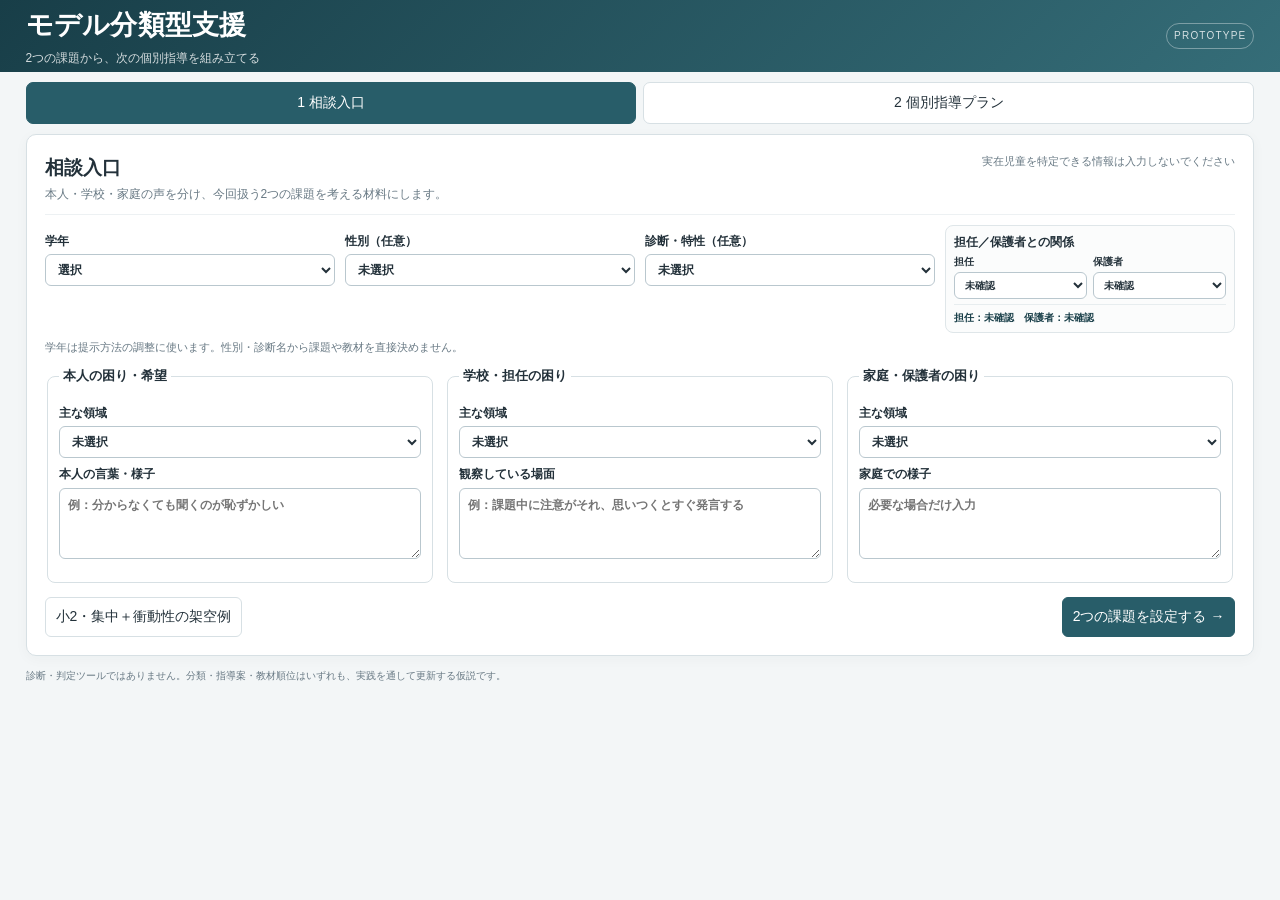
<file: index.html>
<!doctype html>
<html lang="ja">
<head>
  <meta charset="utf-8">
  <meta name="viewport" content="width=device-width,initial-scale=1">
  <meta name="description" content="通級指導教室・巡回指導・学級担任向け。1人の児童に2つの課題を設定し、個別目標・手立て・教材候補・評価参考例を一画面で検討する支援ツール。">
  <title>モデル分類型支援</title>
  <link rel="stylesheet" href="styles.css">
</head>
<body>
  <header class="title-bar">
    <div class="wrap title-inner">
      <div>
        <h1>モデル分類型支援</h1>
        <p>2つの課題から、次の個別指導を組み立てる</p>
      </div>
      <span class="prototype-badge">PROTOTYPE</span>
    </div>
  </header>

  <main class="wrap">
    <nav class="top-nav" aria-label="画面">
      <button type="button" data-screen="consult" class="active">1 相談入口</button>
      <button type="button" data-screen="plan">2 個別指導プラン</button>
    </nav>

    <section id="consultScreen" class="screen">
      <div class="panel consultation">
        <div class="section-heading">
          <div>
            <h2>相談入口</h2>
            <p>本人・学校・家庭の声を分け、今回扱う2つの課題を考える材料にします。</p>
          </div>
          <span class="small-note">実在児童を特定できる情報は入力しないでください</span>
        </div>

        <div class="profile-row">
          <label>学年
            <select id="grade">
              <option value="">選択</option>
              <option value="1">小学1年</option><option value="2">小学2年</option><option value="3">小学3年</option>
              <option value="4">小学4年</option><option value="5">小学5年</option><option value="6">小学6年</option>
            </select>
          </label>
          <label>性別（任意）
            <select id="sex">
              <option value="">未選択</option><option>男子</option><option>女子</option><option>その他・回答しない</option><option>未確認</option>
            </select>
          </label>
          <label>診断・特性（任意）
            <select id="diagnosis">
              <option value="">未選択</option><option>ADHD</option><option>ASD</option><option>LD／SLD</option><option>複数の特性</option><option>その他</option><option>診断なし・未確認</option>
            </select>
          </label>
          <div class="relation-pair-field">
            <div class="relation-pair-title">担任／保護者との関係</div>
            <div class="relation-pair-selects">
              <label>担任
                <select id="teacherRelation">
                  <option>未確認</option><option>良好</option><option>やや気になる</option><option>不仲・緊張</option>
                </select>
              </label>
              <label>保護者
                <select id="parentRelation">
                  <option>未確認</option><option>良好</option><option>やや気になる</option><option>不仲・緊張</option>
                </select>
              </label>
            </div>
            <div id="relationSummary" class="relation-summary">担任：未確認　保護者：未確認</div>
          </div>
        </div>
        <p class="inline-principle">学年は提示方法の調整に使います。性別・診断名から課題や教材を直接決めません。</p>

        <div class="voices-grid">
          <fieldset>
            <legend>本人の困り・希望</legend>
            <label>主な領域
              <select id="studentConcern">
                <option value="">未選択</option><option>不登校／登校しぶり</option><option>学習</option><option>対人関係</option>
                <option>生活習慣</option><option>情緒</option><option>行動</option><option>読み書き</option><option>その他</option>
              </select>
            </label>
            <label>本人の言葉・様子
              <textarea id="studentVoice" rows="3" placeholder="例：分からなくても聞くのが恥ずかしい"></textarea>
            </label>
          </fieldset>
          <fieldset>
            <legend>学校・担任の困り</legend>
            <label>主な領域
              <select id="schoolConcern">
                <option value="">未選択</option><option>不登校／登校しぶり</option><option>学習</option><option>対人関係</option>
                <option>生活習慣</option><option>情緒</option><option>行動</option><option>読み書き</option><option>その他</option>
              </select>
            </label>
            <label>観察している場面
              <textarea id="schoolVoice" rows="3" placeholder="例：課題中に注意がそれ、思いつくとすぐ発言する"></textarea>
            </label>
          </fieldset>
          <fieldset>
            <legend>家庭・保護者の困り</legend>
            <label>主な領域
              <select id="homeConcern">
                <option value="">未選択</option><option>不登校／登校しぶり</option><option>学習</option><option>対人関係</option>
                <option>生活習慣</option><option>情緒</option><option>行動</option><option>読み書き</option><option>その他</option>
              </select>
            </label>
            <label>家庭での様子
              <textarea id="homeVoice" rows="3" placeholder="必要な場合だけ入力"></textarea>
            </label>
          </fieldset>
        </div>

        <div class="consult-actions">
          <button type="button" id="demoCase">小2・集中＋衝動性の架空例</button>
          <button type="button" id="toPlan" class="primary">2つの課題を設定する →</button>
        </div>
      </div>
    </section>

    <section id="planScreen" class="screen" hidden>
      <div class="plan-layout">
        <aside class="planner-panel">
          <div class="planner-head">
            <div>
              <h2>2つの課題設定</h2>
              <p id="profileSummary">学年を確認してください</p>
            </div>
            <button type="button" id="backConsult" class="text-btn">相談入口を編集</button>
          </div>

          <div class="suggestion-box">
            <div class="mini-title">相談情報からの候補 <span>自動決定ではありません</span></div>
            <div id="suggestedTopics" class="suggestion-chips"></div>
          </div>

          <div class="task-tabs" role="tablist">
            <button type="button" id="taskTab0" class="active">課題① <span>未設定</span></button>
            <button type="button" id="taskTab1">課題② <span>未設定</span></button>
          </div>

          <div id="taskEditor">
            <label>大領域
              <select id="domainSelect"></select>
            </label>
            <label>具体的な課題（48分類・検証中）
              <select id="topicSelect"></select>
            </label>
            <label>つまずきの観点
              <select id="stageSelect"></select>
            </label>
            <label>人的支援の量
              <select id="supportSelect"></select>
            </label>
            <label>本人の認識・希望
              <select id="wishSelect"></select>
            </label>
            <label>具体的な場面・実態
              <textarea id="contextNote" rows="4" placeholder="どこで、何が起きるか。できる条件も含めて記入。"></textarea>
            </label>
          </div>

          <div class="planner-footer">
            <button type="button" id="saveLocal">この端末に保存</button>
            <button type="button" id="loadLocal">保存記録を再開</button>
            <button type="button" id="clearAll" class="danger">初期化</button>
          </div>
          <p id="saveMessage" class="save-message"></p>
        </aside>

        <section class="results-panel">
          <div class="results-heading">
            <div>
              <span class="eyebrow">個別の指導計画</span>
              <h2>2つの課題を見比べる</h2>
            </div>
            <div class="data-status">
              <span>48課題分類</span>
              <span>Notion使用教材 74件スナップショット</span>
            </div>
          </div>

          <div id="pairStatus" class="pair-status">課題①・②を選ぶと、重なりも確認します。</div>

          <div class="result-grid">
            <article id="result0" class="result-card"></article>
            <article id="result1" class="result-card"></article>
          </div>

          <div class="policy-note">
            <strong>このプロトタイプで今後検証すること</strong>
            <span>①48分類が適切か　②見立てから出る目標・手立てが妥当か　③Notion教材の候補と仮順位が本当に授業で使えるか</span>
          </div>
        </section>
      </div>
    </section>
  </main>

  <footer class="wrap footer">
    診断・判定ツールではありません。分類・指導案・教材順位はいずれも、実践を通して更新する仮説です。
  </footer>

  <script src="app.js"></script>
</body>
</html>
</file>
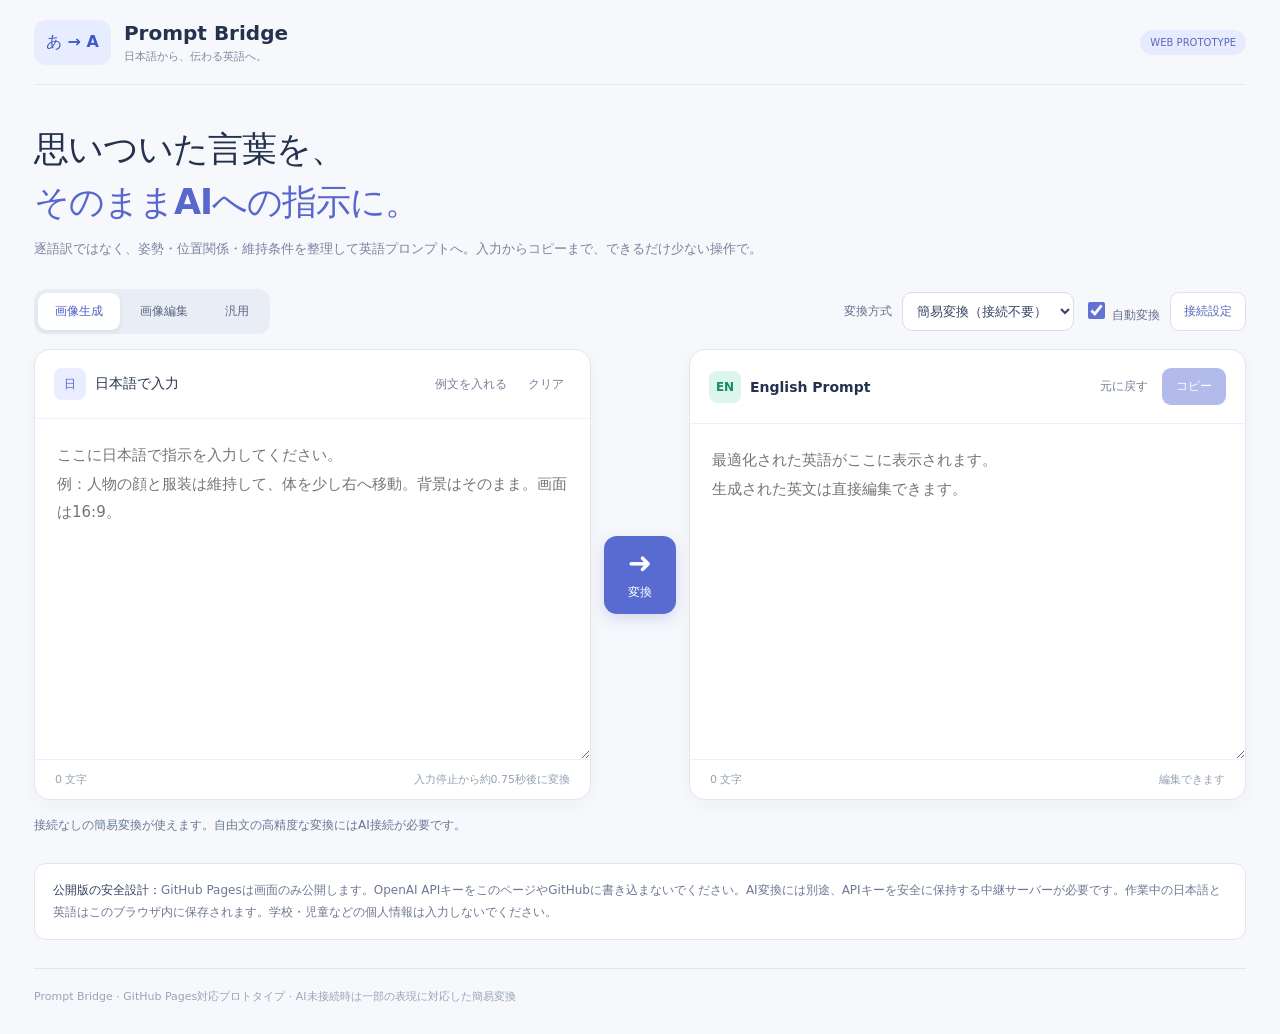
<file: prompt-bridge/index.html>
<!doctype html>
<html lang="ja">
<head>
<meta charset="utf-8">
<meta name="viewport" content="width=device-width,initial-scale=1">
<meta name="color-scheme" content="light">
<meta name="description" content="日本語の指示をAI向けの英語プロンプトに整えるツール。">
<title>Prompt Bridge｜日本語からAIプロンプトへ</title>
<style>
:root{font-family:system-ui,-apple-system,"Hiragino Kaku Gothic ProN","Yu Gothic",Meiryo,sans-serif;color:#25324d;background:#f6f8fc;font-synthesis:none}
*{box-sizing:border-box}body{margin:0}button,input,select,textarea{font:inherit}
button{cursor:pointer;border:0}button:focus-visible,input:focus-visible,textarea:focus-visible,select:focus-visible{outline:3px solid #a4b5fc;outline-offset:2px}
.shell{max-width:1380px;margin:auto;padding:0 34px}
header{height:85px;display:flex;align-items:center;justify-content:space-between;border-bottom:1px solid #e5eaf2;gap:12px}
.brand{display:flex;align-items:center;gap:13px}.logo{background:#e8ecff;color:#415bc5;font-weight:900;padding:12px;border-radius:12px}.brand b{font-size:20px}.brand small{display:block;color:#7e889c;font-size:11px;margin-top:4px}.tag{font-size:10px;color:#5b69bc;background:#e6ebff;border-radius:20px;padding:7px 10px}
h1{font-size:clamp(24px,3.3vw,35px);line-height:1.5;margin:38px 0 9px;letter-spacing:-1px}h1 em{font-style:normal;color:#5767cc}
.lead{margin:0 0 28px;font-size:13px;line-height:1.85;color:#78839b}
.toolbar{display:flex;justify-content:space-between;flex-wrap:wrap;gap:12px;margin:0 0 15px;align-items:center}
.modes{display:flex;background:#e9edf6;border-radius:12px;padding:4px;gap:3px}
.mode{padding:10px 17px;border-radius:9px;background:transparent;color:#596980;font-weight:700;font-size:12px}
.mode.on{background:white;color:#4c5fc6;box-shadow:0 2px 6px #0001}
.option{display:flex;gap:10px;align-items:center;flex-wrap:wrap}.option label{font-size:12px;color:#65708b;font-weight:700}
select,.setting input{padding:10px;border:1px solid #d7ddea;border-radius:10px;background:white;color:#354360;font-size:13px}
input[type=checkbox]{width:17px;height:17px;accent-color:#6171d6}
.panes{display:grid;grid-template-columns:minmax(0,1fr) 78px minmax(0,1fr);gap:10px}.bridge{display:flex;align-items:center;justify-content:center}.convert-button{width:72px;min-height:78px;background:#576bd1;color:white;border-radius:13px;display:flex;flex-direction:column;align-items:center;justify-content:center;gap:6px;font-weight:800;font-size:12px;box-shadow:0 5px 15px #4f64b333}.convert-button:hover{background:#485dbf}.convert-button .arrow{font-size:29px;line-height:1}.convert-button:disabled{opacity:.55;cursor:wait}.pane{display:flex;flex-direction:column;background:white;border:1px solid #e1e7f0;border-radius:16px;box-shadow:0 5px 18px #1829540a;min-height:450px;overflow:hidden}
.pane-header{display:flex;justify-content:space-between;align-items:center;padding:18px 19px;border-bottom:1px solid #edf0f6;gap:12px}
.pane-title{display:flex;align-items:center;gap:9px;font-size:14px}.language{display:grid;place-items:center;border-radius:8px;width:32px;height:32px;background:#e9edff;color:#5369c7;font-size:12px;font-weight:900}
.language.en{background:#ddf6ec;color:#158b68}.tools{display:flex;gap:7px;align-items:center}.ghost{background:transparent;color:#75819a;padding:7px;font-size:12px}
.primary{background:#576bd1;color:white;border-radius:9px;font-weight:700;font-size:12px;padding:10px 14px}.primary:disabled{opacity:.45;cursor:not-allowed}
textarea{width:100%;flex:1;resize:vertical;border:0;outline:0;padding:22px;min-height:335px;font-size:15px;line-height:1.9;color:#334361;background:white}
textarea:focus-visible{outline:0}.pane-footer{border-top:1px solid #edf0f6;color:#94a0b1;font-size:11px;padding:12px 20px;display:flex;justify-content:space-between;gap:10px}
.pending{background:#fff9e9;padding:10px 16px;font-size:12px;display:flex;gap:10px;justify-content:space-between;align-items:center;color:#8b6b30}
.pending[hidden]{display:none}.pending button{background:#af8645;color:white;border-radius:6px;padding:6px 12px;font-size:12px}
.below{margin-top:16px;display:flex;align-items:center;justify-content:space-between;gap:12px;flex-wrap:wrap}#status{font-size:12px;color:#687991;line-height:1.6}#status.error{color:#b94749}
.outline{background:white;color:#5366bb;border:1px solid #dce1ef;border-radius:9px;padding:10px 13px;font-size:12px;font-weight:700}
.note{margin:28px 0;border:1px solid #e1e5f0;background:#fff;border-radius:12px;padding:15px 18px;font-size:12px;line-height:1.85;color:#6d7892}
.note strong{color:#33415d}.note code{background:#f0f2f8;padding:2px 4px;border-radius:4px}
footer{border-top:1px solid #e1e7ee;padding:20px 0 30px;font-size:11px;color:#9aa4b4}
dialog{width:min(560px,calc(100vw - 30px));border:1px solid #dfe4ed;border-radius:16px;box-shadow:0 24px 80px #1c2b4e40;padding:24px;color:#34415a}
dialog::backdrop{background:#1a275974}dialog h2{margin:0 0 12px;font-size:20px}dialog p{font-size:12px;line-height:1.85;color:#687992}
.setting{display:grid;gap:6px;margin:14px 0}.setting label{font-size:12px;font-weight:700}.setting input{width:100%}
.actions{display:flex;justify-content:flex-end;gap:10px;margin-top:22px}.warn{background:#fff7e7;border-radius:8px;padding:11px 12px}
@media(max-width:800px){.shell{padding:0 15px}.panes{grid-template-columns:1fr}.bridge{min-height:70px}.convert-button{flex-direction:row;gap:13px;width:200px;min-height:50px}.convert-button .arrow{font-size:23px;transform:rotate(90deg)}.pane{min-height:320px}textarea{min-height:240px}h1{margin-top:27px}.toolbar{align-items:flex-start}header{height:73px}.brand b{font-size:17px}}
@media(max-width:440px){.mode{padding:9px 12px;font-size:11px}.pane-header{padding:13px 11px}.ghost{font-size:11px;padding:5px}textarea{padding:15px}.tag{font-size:9px}}
</style>
</head>
<body>
<div class="shell">
<header><div class="brand"><span class="logo">あ → A</span><div><b>Prompt Bridge</b><small>日本語から、伝わる英語へ。</small></div></div><span class="tag">WEB PROTOTYPE</span></header>
<main>
<h1>思いついた言葉を、<br><em>そのままAIへの指示に。</em></h1>
<p class="lead">逐語訳ではなく、姿勢・位置関係・維持条件を整理して英語プロンプトへ。入力からコピーまで、できるだけ少ない操作で。</p>
<div class="toolbar">
<div class="modes" role="group" aria-label="変換モード"><button class="mode on" data-mode="image">画像生成</button><button class="mode" data-mode="edit">画像編集</button><button class="mode" data-mode="general">汎用</button></div>
<div class="option"><label for="provider">変換方式</label><select id="provider"><option value="offline">簡易変換（接続不要）</option><option value="gateway">AI中継サーバー</option></select><label><input type="checkbox" id="automatic" checked> 自動変換</label><button class="outline" id="settings">接続設定</button></div>
</div>
<div class="panes">
<section class="pane"><div class="pane-header"><div class="pane-title"><span class="language">日</span><b>日本語で入力</b></div><div class="tools"><button class="ghost" id="example">例文を入れる</button><button class="ghost" id="clear">クリア</button></div></div><textarea id="jp" spellcheck="false" lang="ja" aria-label="日本語入力" placeholder="ここに日本語で指示を入力してください。&#10;例：人物の顔と服装は維持して、体を少し右へ移動。背景はそのまま。画面は16:9。"></textarea><div class="pane-footer"><span id="jpcount">0 文字</span><span>入力停止から約0.75秒後に変換</span></div></section>
<div class="bridge"><button class="convert-button" id="convert" type="button" aria-label="日本語から英語へ変換"><span class="arrow" aria-hidden="true">➜</span><span>変換</span></button></div>
<section class="pane"><div class="pane-header"><div class="pane-title"><span class="language en">EN</span><b>English Prompt</b></div><div class="tools"><button class="ghost" id="undo">元に戻す</button><button class="primary" id="copy" disabled>コピー</button></div></div><textarea id="en" spellcheck="false" lang="en" aria-label="生成された英語（編集可能）" placeholder="最適化された英語がここに表示されます。&#10;生成された英文は直接編集できます。"></textarea><div class="pending" id="pending" hidden><span>手動編集した英語があります。新しい変換を反映しますか？</span><button id="apply">反映</button></div><div class="pane-footer"><span id="encount">0 文字</span><span id="editstate">編集できます</span></div></section>
</div>
<div class="below"><div id="status" role="status" aria-live="polite">接続なしの簡易変換が使えます。自由文の高精度な変換にはAI接続が必要です。</div></div>
<div class="note"><strong>公開版の安全設計：</strong>GitHub Pagesは画面のみ公開します。OpenAI APIキーをこのページやGitHubに書き込まないでください。AI変換には別途、APIキーを安全に保持する中継サーバーが必要です。作業中の日本語と英語はこのブラウザ内に保存されます。学校・児童などの個人情報は入力しないでください。</div>
</main>
<footer>Prompt Bridge · GitHub Pages対応プロトタイプ · AI未接続時は一部の表現に対応した簡易変換</footer>
</div>
<dialog id="config"><h2>AI中継サーバーの設定</h2><p>自由な日本語をAI変換するには、別途Cloudflare Workerなどに中継サーバーを設置します。OpenAI APIキー自体は入力しません。</p>
<div class="setting"><label for="endpoint">中継サーバー URL（HTTPS）</label><input id="endpoint" type="url" placeholder="https://xxxx.workers.dev"></div>
<div class="setting"><label for="token">中継用アクセストークン</label><input id="token" type="password" autocomplete="off" placeholder="サーバー側に設定した専用トークン"></div>
<p class="warn">アクセストークンはブラウザの保存領域へ記録しません。ページを開き直した場合は再入力してください。OpenAIのAPIキーをここに貼り付けないでください。</p>
<div class="actions"><button class="outline" id="close">閉じる</button><button class="primary" id="save">設定して使う</button></div></dialog>
<script>
(function(){
'use strict';
const E=id=>document.getElementById(id),jp=E('jp'),en=E('en'),provider=E('provider'),auto=E('automatic');
const EXAMPLE='体育倉庫のマットの上で、男性が手前、女性が後ろで対面座位で抱き合っている。画面サイズは16:9。';
const PROMPTS={
image:'A man and a woman sit facing each other on a gymnastics mat inside a gym equipment storage room, embracing one another. The man is positioned closer to the camera and the woman farther back. Keep their seated face-to-face orientation. Landscape composition, 16:9 aspect ratio.',
edit:'Show a man and a woman embracing in a face-to-face seated position on a gymnastics mat in a gym equipment storage room. Position the man in the foreground and the woman behind him relative to the camera. Use a 16:9 landscape composition. Preserve any existing details not specified for modification.',
general:'Create a 16:9 scene of a man and a woman sitting face-to-face while embracing on a gymnastics mat in a gym equipment storage room. The man is nearer the camera and the woman is farther back.'
};
function offlineConvert(raw,selectedMode){
 const t=raw.normalize('NFKC').replace(/[　]/g,' ').trim();
 const hits=[];
 const add=(txt)=>{if(txt&&!hits.includes(txt))hits.push(txt)};
 const has=(p)=>p.test(t);
 const pair=has(/男性.{0,35}女性|女性.{0,35}男性|男女|男の人.{0,35}女の人|女の人.{0,35}男の人/);
 const subject=pair?'the man and the woman':has(/男性|男の人/)?'the man':has(/女性|女の人/)?'the woman':has(/人物|被写体|人の体|人を|人が|人は/)?'the person':null;
 const storeroom=has(/体育倉庫|体育用具(?:の)?倉庫|体育器具庫|運動用具倉庫/);
 const mat=has(/マット/);
 const faceToFace=has(/対面座位|向かい合って座|向き合って座|向かい合うように座/);
 const embrace=has(/抱き合|抱きしめ合|抱擁/);
 const scene=[];
 if(storeroom)scene.push('inside a gym equipment storage room');
 else if(has(/体育館/))scene.push('inside a gymnasium');
 else if(has(/教室/))scene.push('in a classroom');
 else if(has(/公園/))scene.push('in a park');
 if(mat)scene.push('on a gym mat');
 const spatial=[];
 if(has(/(?:男性|男の人)[^、。女性]{0,8}(?:手前|前景)/))spatial.push('The man is positioned closer to the camera');
 if(has(/(?:女性|女の人)[^、。男性]{0,8}(?:手前|前景)/))spatial.push('The woman is positioned closer to the camera');
 if(has(/(?:女性|女の人)[^、。男性]{0,8}(?:後ろ|奥|背景側)/))spatial.push('the woman is farther from the camera');
 if(has(/(?:男性|男の人)[^、。女性]{0,8}(?:後ろ|奥|背景側)/))spatial.push('the man is farther from the camera');
 if(pair&&(faceToFace||embrace)){
  const action=faceToFace&&embrace?'sitting face-to-face and embracing each other':faceToFace?'sitting face-to-face':'embracing each other';
  const where=scene.length?' '+scene.join(' '):'';
  add('A man and a woman are '+action+where+'.');
 }else if(scene.length&&subject){
  add('Place '+subject+' '+scene.join(' ')+'.');
 }else if(scene.length){add('Scene: '+scene.join(' ')+'.');}
 if(spatial.length){
  if(spatial.length===2)add(spatial[0]+'; '+spatial[1]+'.');
  else for(const p of spatial)add(p+'.');
 }
 if(!pair&&faceToFace)add('The people are seated facing each other.');
 if(!pair&&embrace)add('The people are embracing each other.');
 // Independent edit actions, expressed without inventing subject details.
 const right=has(/右(?:側)?(?:に|へ|方向へ)?.{0,8}(移動|動か|ずら|寄せ)/);
 const left=has(/左(?:側)?(?:に|へ|方向へ)?.{0,8}(移動|動か|ずら|寄せ)/);
 const moveSubject=subject||'the subject';
 if(right)add('Move '+moveSubject+' slightly to the right within the image.');
 if(left)add('Move '+moveSubject+' slightly to the left within the image.');
 if(has(/(?:大きく|拡大|サイズを上げ|サイズを大きく)/)&&has(/人物|被写体|人の大きさ/))add('Increase the size of the subject within the frame without changing their body proportions.');
 if(has(/(?:小さく|縮小|サイズを下げ|サイズを小さく)/)&&has(/人物|被写体|人の大きさ/))add('Make the subject occupy less of the image without changing their body proportions.');
 const preserve=has(/変えず|変えない|変更しない|そのまま|維持|保持|変化させない|修正しない/);
 if(preserve){
  if(has(/顔|顔立ち|顔の特徴|顔つき/))add('Preserve the original facial features.');
  if(has(/表情/))add('Preserve the original facial expression.');
  if(has(/服装|衣装|洋服|服/))add('Keep the clothing unchanged.');
  if(has(/髪型|髪/))add('Keep the hairstyle unchanged.');
  if(has(/背景/))add('Keep the background unchanged.');
  if(has(/構図/))add('Keep the original composition.');
 }
 if(selectedMode==='edit'&&has(/他はそのまま|他は変えない|その他は変更しない|それ以外は変えない|指定した箇所以外/))add('Leave all other image details unchanged.');
 const aspect=t.match(/(?:画面サイズ|アスペクト比|縦横比|比率|画面は)?[^\d]{0,4}(\d{1,2})\s*[:：]\s*(\d{1,2})/);
 if(aspect){
  const a=+aspect[1],b=+aspect[2];
  if(a>0&&b>0)add('Aspect ratio: '+a+':'+b+'.');
 }
 if(!hits.length)throw Error('この文章は簡易変換の対応範囲外です。自由な日本語を高精度で変換するにはAI中継サーバーを設定してください。');
 return hits.join(' ');
}
const draftKey='prompt_bridge_web_draft_1',settingsKey='prompt_bridge_web_settings_1';
let mode='image',manual=false,pending=null,undoText='',timer=null,request=0,controller=null,composing=false,endpoint='',accessToken='',lastSignature='';
const dialog=E('config');
function setStatus(v,error){E('status').textContent=v;E('status').className=error?'error':''}
function saveDraft(){try{localStorage.setItem(draftKey,JSON.stringify({jp:jp.value,en:en.value,manual:manual}));localStorage.setItem(settingsKey,JSON.stringify({mode:mode,provider:provider.value,auto:auto.checked,endpoint:endpoint}));}catch(e){}}
function counts(){E('jpcount').textContent=jp.value.length+' 文字';E('encount').textContent=en.value.length+' 文字';E('copy').disabled=!en.value.trim();E('editstate').textContent=pending?'新しい候補があります':manual?'手動編集を保護中':'編集できます'}
function normalize(v){return v.replace(/[\s。、，,.!！]/g,'').replace(/１６/g,'16').replace(/：/g,':')}
function signature(){return JSON.stringify([jp.value.trim(),mode,provider.value,endpoint]);}
function cancel(){clearTimeout(timer);request++;if(controller)controller.abort();controller=null}
function schedule(force){
 cancel();
 if(!jp.value.trim()){if(!manual)en.value='';pending=null;E('pending').hidden=true;counts();saveDraft();setStatus('日本語を入力してください。');return}
 if(!force&&!auto.checked)return;
 if(provider.value==='gateway'&&(!endpoint||!accessToken)){setStatus('中継サーバーのURLと専用トークンを設定してください。',true);return}
 if(!force&&lastSignature===signature())return;
 timer=setTimeout(()=>convert(!!force),force?0:750);
}
async function convert(forceUpdate=false){
 const seq=++request,sig=signature();controller=new AbortController();
 setStatus(provider.value==='offline'?'対応表現を簡易変換しています…':'AIがプロンプトを最適化しています…');
 E('convert').disabled=true;
 try{
 let translated='';
 if(provider.value==='offline'){
  translated=offlineConvert(jp.value.trim(),mode);
 }else{
  const url=endpoint.replace(/\/+$/,'')+'/api/convert';
  const response=await fetch(url,{method:'POST',headers:{'Content-Type':'application/json','Authorization':'Bearer '+accessToken},body:JSON.stringify({japanese:jp.value.trim(),mode:mode}),signal:controller.signal});
  const data=await response.json();
  if(!response.ok)throw Error(data.error||'接続エラー ('+response.status+')');
  translated=data.english;
 }
 if(seq!==request||sig!==signature())return;
 if(typeof translated!=='string'||!translated.trim())throw Error('変換結果が空でした。');
 lastSignature=sig;
 if(manual&&!forceUpdate){pending=translated;E('pending').hidden=false;setStatus('新しい候補があります。手動編集した英語は保持しています。')}
 else{undoText=en.value;en.value=translated;manual=false;pending=null;E('pending').hidden=true;setStatus(provider.value==='offline'?'簡易変換しました。未対応の語句が省略される場合があります。内容を確認してください。':'AIで変換しました。英語は編集・コピーできます。')}
 counts();saveDraft();
 }catch(error){if(seq===request&&error.name!=='AbortError')setStatus(error.message||'変換に失敗しました。',true)}
 finally{if(seq===request){controller=null;E('convert').disabled=false}}
}
function edit(){counts();saveDraft();if(!composing)schedule(false)}
try{const d=JSON.parse(localStorage.getItem(draftKey)||'{}'),s=JSON.parse(localStorage.getItem(settingsKey)||'{}');jp.value=d.jp||'';en.value=d.en||'';manual=!!d.manual;mode=['image','edit','general'].includes(s.mode)?s.mode:'image';provider.value='offline';auto.checked=s.auto!==false;endpoint=typeof s.endpoint==='string'?s.endpoint:'';}catch(e){}
document.querySelectorAll('.mode').forEach(b=>{b.classList.toggle('on',b.dataset.mode===mode);b.addEventListener('click',()=>{mode=b.dataset.mode;document.querySelectorAll('.mode').forEach(x=>x.classList.toggle('on',x===b));lastSignature='';saveDraft();schedule(false)})});
jp.addEventListener('compositionstart',()=>{composing=true;cancel()});jp.addEventListener('compositionend',()=>{composing=false;edit()});jp.addEventListener('input',edit);
en.addEventListener('input',()=>{manual=true;counts();saveDraft()});
provider.addEventListener('change',()=>{lastSignature='';saveDraft();schedule(false);if(provider.value==='gateway'&&!accessToken)dialog.showModal()});
auto.addEventListener('change',()=>{saveDraft();schedule(false)});
E('example').onclick=()=>{jp.value=EXAMPLE;edit();jp.focus()};
E('clear').onclick=()=>{cancel();jp.value='';en.value='';manual=false;pending=null;lastSignature='';E('pending').hidden=true;counts();saveDraft();setStatus('クリアしました。')};
E('apply').onclick=()=>{if(pending!==null){undoText=en.value;en.value=pending;manual=false;pending=null;E('pending').hidden=true;counts();saveDraft();setStatus('新しい英語を反映しました。')}};
E('undo').onclick=()=>{if(!undoText)return;const t=en.value;en.value=undoText;undoText=t;manual=true;counts();saveDraft();setStatus('直前の英文に戻しました。')};
E('convert').onclick=()=>schedule(true);
E('copy').onclick=async()=>{try{await navigator.clipboard.writeText(en.value);setStatus('英語プロンプトをコピーしました。')}catch(e){en.focus();en.select();setStatus('英語を選択しました。手動でコピーしてください。',true)}};
E('settings').onclick=()=>{E('endpoint').value=endpoint;E('token').value=accessToken;dialog.showModal()};
E('close').onclick=()=>dialog.close();
E('save').onclick=()=>{
 const url=E('endpoint').value.trim().replace(/\/+$/,''),tok=E('token').value.trim();
 if(url&&!/^https:\/\/[^\s]+$/.test(url)){setStatus('中継サーバーにはHTTPSのURLを指定してください。',true);return}
 endpoint=url;accessToken=tok;provider.value='gateway';lastSignature='';saveDraft();dialog.close();schedule(false);
};
counts();if(jp.value&&provider.value==='offline'&&auto.checked)schedule(false);
})();
</script>
</body></html>
</file>
<file: styles.css>
:root{
  --bg:#f3f6f7;--paper:#fff;--ink:#23313a;--muted:#687984;--line:#d7e0e4;
  --accent:#285d69;--accent-dark:#183e48;--accent-soft:#e8f1f2;--warn:#f7f3e8;--danger:#a03f3f;
}
*{box-sizing:border-box}
body{margin:0;background:var(--bg);color:var(--ink);font-family:-apple-system,BlinkMacSystemFont,"Segoe UI","Hiragino Kaku Gothic ProN","Yu Gothic",sans-serif;font-size:14px;line-height:1.55}
button,select,textarea,input{font:inherit}
button{cursor:pointer}
.wrap{width:min(1380px,96vw);margin:auto}
.title-bar{background:linear-gradient(135deg,var(--accent-dark),#356d78);color:#fff}
.title-inner{min-height:72px;display:flex;align-items:center;justify-content:space-between;gap:20px}
.title-inner h1{margin:0;font-size:27px;letter-spacing:.01em}
.title-inner p{margin:2px 0 0;font-size:12px;opacity:.82}
.prototype-badge{font-size:10px;letter-spacing:.12em;border:1px solid rgba(255,255,255,.45);padding:4px 7px;border-radius:20px;opacity:.8}
.top-nav{display:grid;grid-template-columns:1fr 1fr;gap:7px;margin:10px 0}
.top-nav button{border:1px solid var(--line);background:#fff;padding:9px;border-radius:7px;color:var(--ink)}
.top-nav button.active{background:var(--accent);border-color:var(--accent);color:#fff}
.panel,.planner-panel,.results-panel{background:var(--paper);border:1px solid var(--line);border-radius:10px;box-shadow:0 3px 14px rgba(30,48,58,.035)}
.consultation{padding:18px}
.section-heading{display:flex;justify-content:space-between;align-items:flex-start;gap:20px;border-bottom:1px solid #edf1f3;padding-bottom:10px}
.section-heading h2,.planner-head h2,.results-heading h2{margin:0;font-size:19px}
.section-heading p,.planner-head p{margin:3px 0 0;color:var(--muted);font-size:12px}
.small-note{font-size:11px;color:var(--muted)}
.profile-row{display:grid;grid-template-columns:repeat(4,1fr);gap:10px;margin-top:10px}
.voices-grid{display:grid;grid-template-columns:repeat(3,1fr);gap:10px;margin-top:10px}
fieldset{border:1px solid var(--line);border-radius:8px;padding:10px 11px}
legend{font-weight:700;font-size:13px;padding:0 4px}
label{display:block;font-size:12px;font-weight:650;margin:7px 0}
select,textarea,input[type="search"]{width:100%;border:1px solid #b9c7ce;border-radius:6px;background:#fff;padding:7px 8px;margin-top:4px;color:var(--ink)}
textarea{resize:vertical}
.inline-principle{font-size:11px;color:var(--muted);margin:6px 0 0}
.consult-actions{display:flex;justify-content:space-between;gap:10px;margin-top:14px}
.consult-actions button,.planner-footer button,.text-btn,.material-select,.material-search-toggle{border:1px solid var(--line);border-radius:6px;background:#fff;padding:8px 10px;color:var(--ink)}
.primary{background:var(--accent)!important;color:#fff!important;border-color:var(--accent)!important}
.danger{color:var(--danger)!important}
.plan-layout{display:grid;grid-template-columns:minmax(290px,350px) minmax(0,1fr);gap:10px;align-items:start}
.planner-panel{padding:14px;position:sticky;top:8px}
.planner-head{display:flex;justify-content:space-between;gap:12px;align-items:flex-start;border-bottom:1px solid #edf1f3;padding-bottom:9px}
.text-btn{font-size:11px;padding:5px 7px;white-space:nowrap}
.suggestion-box{background:#f8fafb;border:1px solid #e3eaed;border-radius:7px;padding:8px;margin:10px 0}
.mini-title{font-size:11px;font-weight:700;margin-bottom:5px}
.mini-title span{font-weight:400;color:var(--muted)}
.suggestion-chips{display:flex;flex-wrap:wrap;gap:5px}
.suggestion-chips button{border:1px solid #b8cbd1;background:#fff;color:var(--accent);border-radius:20px;padding:4px 7px;font-size:11px}
.suggestion-chips .empty{font-size:11px;color:var(--muted)}
.task-tabs{display:grid;grid-template-columns:1fr 1fr;gap:6px;margin:10px 0}
.task-tabs button{border:1px solid var(--line);background:#fff;border-radius:7px;padding:8px;font-weight:700}
.task-tabs button.active{border-color:var(--accent);background:var(--accent-soft);color:var(--accent-dark)}
.task-tabs span{display:block;font-size:10px;font-weight:400;color:var(--muted)}
.planner-footer{display:flex;flex-wrap:wrap;gap:6px;border-top:1px solid #edf1f3;margin-top:12px;padding-top:10px}
.planner-footer button{font-size:11px;padding:6px 8px}
.save-message{font-size:11px;color:var(--muted);min-height:1.2em}
.results-panel{padding:14px;min-width:0}
.results-heading{display:flex;justify-content:space-between;gap:20px;align-items:flex-end;margin-bottom:9px}
.eyebrow{font-size:10px;letter-spacing:.08em;color:var(--accent);font-weight:700}
.data-status{display:flex;gap:5px;flex-wrap:wrap;justify-content:flex-end}
.data-status span{font-size:10px;padding:3px 6px;border-radius:20px;background:#eef3f4;color:#52656f}
.pair-status{font-size:11px;color:var(--muted);padding:7px 9px;background:#f8fafb;border-left:3px solid #9db7bd;margin-bottom:9px}
.pair-status.warning{background:var(--warn);border-color:#c6a65c;color:#65552e}
.result-grid{display:grid;grid-template-columns:repeat(2,minmax(0,1fr));gap:10px}
.result-card{border:1px solid var(--line);border-radius:9px;min-height:520px;overflow:hidden;background:#fff}
.empty-card{height:100%;min-height:520px;display:flex;flex-direction:column;align-items:center;justify-content:center;text-align:center;padding:30px;color:var(--muted)}
.empty-card strong{color:var(--ink);font-size:17px;margin-bottom:6px}
.card-head{padding:12px 13px 10px;background:linear-gradient(180deg,#f8fbfb,#fff);border-bottom:1px solid #e6edef}
.card-topline{display:flex;justify-content:space-between;gap:10px;align-items:center}
.task-label{font-size:10px;color:var(--accent);font-weight:700;letter-spacing:.07em}
.model-pill{font-size:10px;background:var(--accent-soft);color:var(--accent-dark);padding:3px 6px;border-radius:20px}
.domain-label{font-size:10px;color:var(--muted);margin:5px 0 0}
.card-head h3{font-size:18px;line-height:1.3;margin:2px 0 5px}
.card-body{padding:11px 13px}
.plan-block{border-bottom:1px solid #edf1f3;padding:0 0 10px;margin-bottom:10px}
.plan-block:last-child{border-bottom:0}
.block-title{font-size:11px;font-weight:800;color:var(--accent-dark);margin-bottom:5px;display:flex;justify-content:space-between;gap:8px}
.validation-tag{font-size:9px;font-weight:500;color:#887030}
.long-goal{font-size:12px;margin:0;color:#42525c}
.check-point{font-size:11px;background:#f7f9fa;border-radius:6px;padding:7px 8px;color:#53636c;margin-top:6px}
.plan-field{font-size:11px;font-weight:700;margin:7px 0 3px}
.plan-textarea{width:100%;min-height:66px;border:1px solid #c8d4d9;border-radius:6px;padding:7px;font-size:12px;line-height:1.5}
.method-box{white-space:pre-wrap;background:#fbfcfc;border:1px solid #e2e8eb;border-radius:6px;padding:8px;font-size:12px}
.support-note{font-size:10px;color:var(--muted);margin-top:5px}
.materials-head{display:flex;justify-content:space-between;align-items:center;margin-bottom:5px}
.materials-head span{font-size:10px;color:var(--muted)}
.material-list{display:grid;gap:5px}
.material-row{display:grid;grid-template-columns:auto 1fr auto;gap:7px;align-items:start;border:1px solid #e0e7ea;border-radius:7px;padding:7px;background:#fff}
.material-rank{width:23px;height:23px;display:grid;place-items:center;border-radius:50%;background:var(--accent-soft);font-size:10px;font-weight:800;color:var(--accent-dark)}
.material-row strong{display:block;font-size:12px}
.material-meta{display:block;font-size:9px;color:var(--muted);margin-top:1px}
.material-reason{font-size:10px;color:#52636c;margin-top:3px}
.material-select{font-size:10px;padding:4px 6px}
.material-select.selected{background:var(--accent);color:#fff;border-color:var(--accent)}
.selected-materials{font-size:10px;background:#f3f8f8;border-radius:6px;padding:6px 7px;margin-top:6px}
.material-catalogue{margin-top:7px}
.material-catalogue summary{font-size:11px;color:var(--accent);cursor:pointer}
.catalogue-toolbar{display:flex;gap:6px;margin:6px 0}
.catalogue-toolbar input{margin:0}
.catalogue-results{max-height:220px;overflow:auto;border:1px solid #e3e9ec;border-radius:6px}
.catalogue-row{display:flex;justify-content:space-between;gap:8px;padding:6px 7px;border-bottom:1px solid #edf1f3;font-size:10px}
.catalogue-row:last-child{border-bottom:0}
.eval-list{margin:4px 0 0;padding-left:1.2em;font-size:11px}
.eval-list li{margin:5px 0}
.eval-level{font-weight:700;color:var(--accent-dark)}
.policy-note{margin-top:10px;padding:9px 10px;border-radius:7px;background:#f8fafb;border:1px solid #e3eaed;font-size:11px;color:#566771}
.policy-note strong{display:block;color:var(--ink);margin-bottom:2px}
.footer{font-size:10px;color:var(--muted);padding:12px 0 30px}
[hidden]{display:none!important}
@media(max-width:1050px){
  .plan-layout{grid-template-columns:1fr}
  .planner-panel{position:static}
}
@media(max-width:820px){
  .profile-row,.voices-grid,.result-grid{grid-template-columns:1fr}
  .relation-pair-selects{grid-template-columns:1fr 1fr}
  .title-inner{min-height:62px}.title-inner h1{font-size:23px}
  .result-card,.empty-card{min-height:0}
  .section-heading,.results-heading{display:block}
  .small-note,.data-status{display:block;margin-top:5px}
}

.relation-pair-field{border:1px solid #dfe6e9;border-radius:8px;padding:7px 8px;background:#fbfcfc}
.relation-pair-title{font-size:12px;font-weight:700;margin-bottom:3px}
.relation-pair-selects{display:grid;grid-template-columns:1fr 1fr;gap:6px}
.relation-pair-selects label{margin:0;font-size:10px}
.relation-pair-selects select{margin-top:2px;padding:6px}
.relation-summary{margin-top:5px;padding-top:5px;border-top:1px solid #e7edef;font-size:10px;color:var(--accent-dark);font-weight:700;white-space:nowrap}
.relationship-note{font-size:10px;color:#566771;background:#f7f9fa;border-radius:6px;padding:6px 7px;margin-top:6px}
</file>
